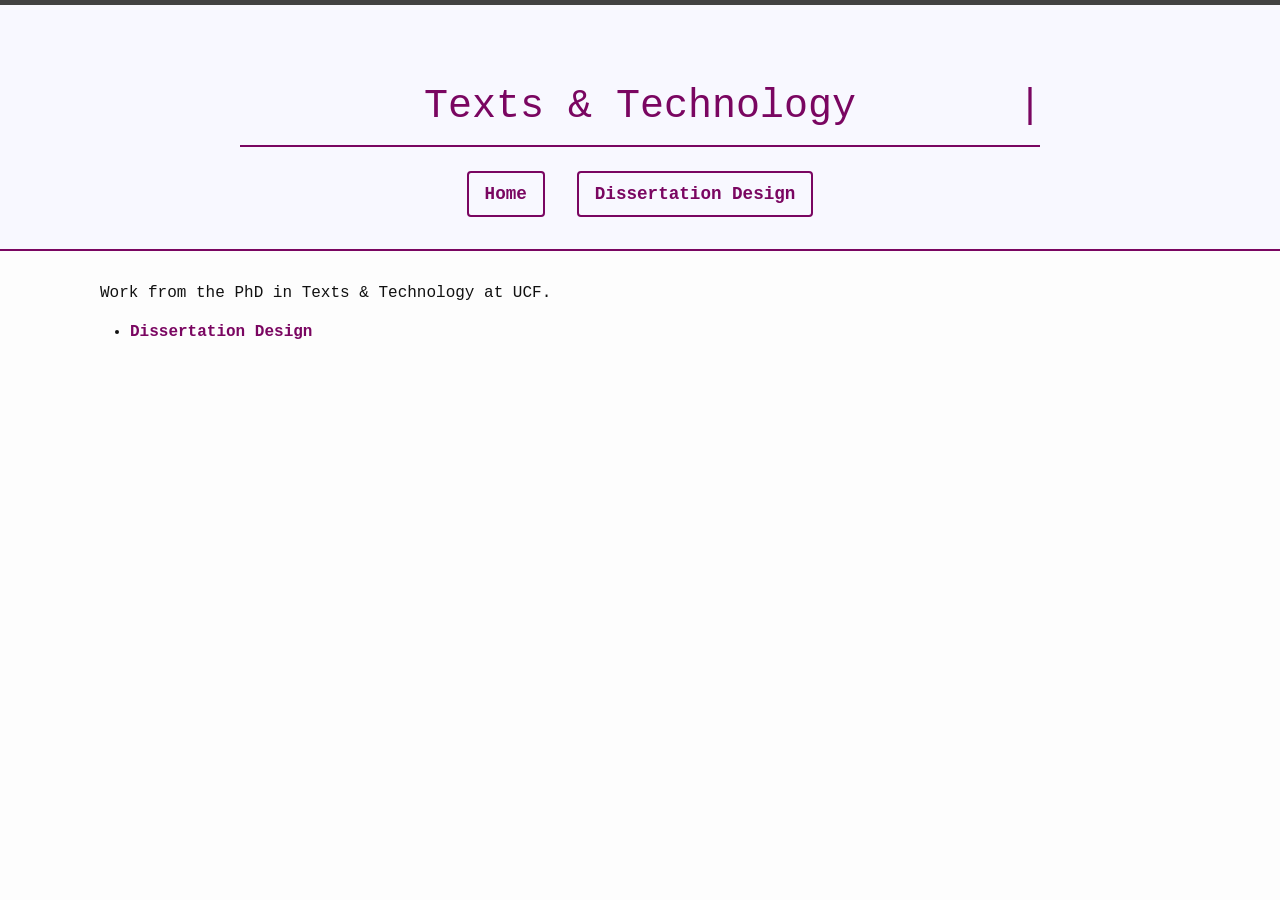
<file: index.html>
<!DOCTYPE html>
<html lang="en">
<head>
  <meta charset="utf-8">
  <meta name="viewport" content="width=device-width, initial-scale=1">
  <title>Texts &amp; Technology - Glenn S. Ritchey III</title>
  <link rel="stylesheet" href="main.css">
</head>
<body>
<header class="site-header">
  <div class="wrapper">
    <h1 class="animated-header thermal-text" id="site-title">Texts &amp; Technology</h1>
    <div class="cv-navigation">
      <ul>
        <li><a href="https://glennritchey.net/" class="animated-link">Home</a></li>
        <li><a href="diss-design/" class="animated-link">Dissertation Design</a></li>
      </ul>
    </div>
  </div>
</header>
<main class="page-content" aria-label="Content">
<div class="wrapper">

<p>Work from the PhD in Texts &amp; Technology at UCF.</p>

<ul>
  <li><a href="diss-design/" class="animated-link">Dissertation Design</a></li>
</ul>

</div>
</main>
</body>
</html>
</file>
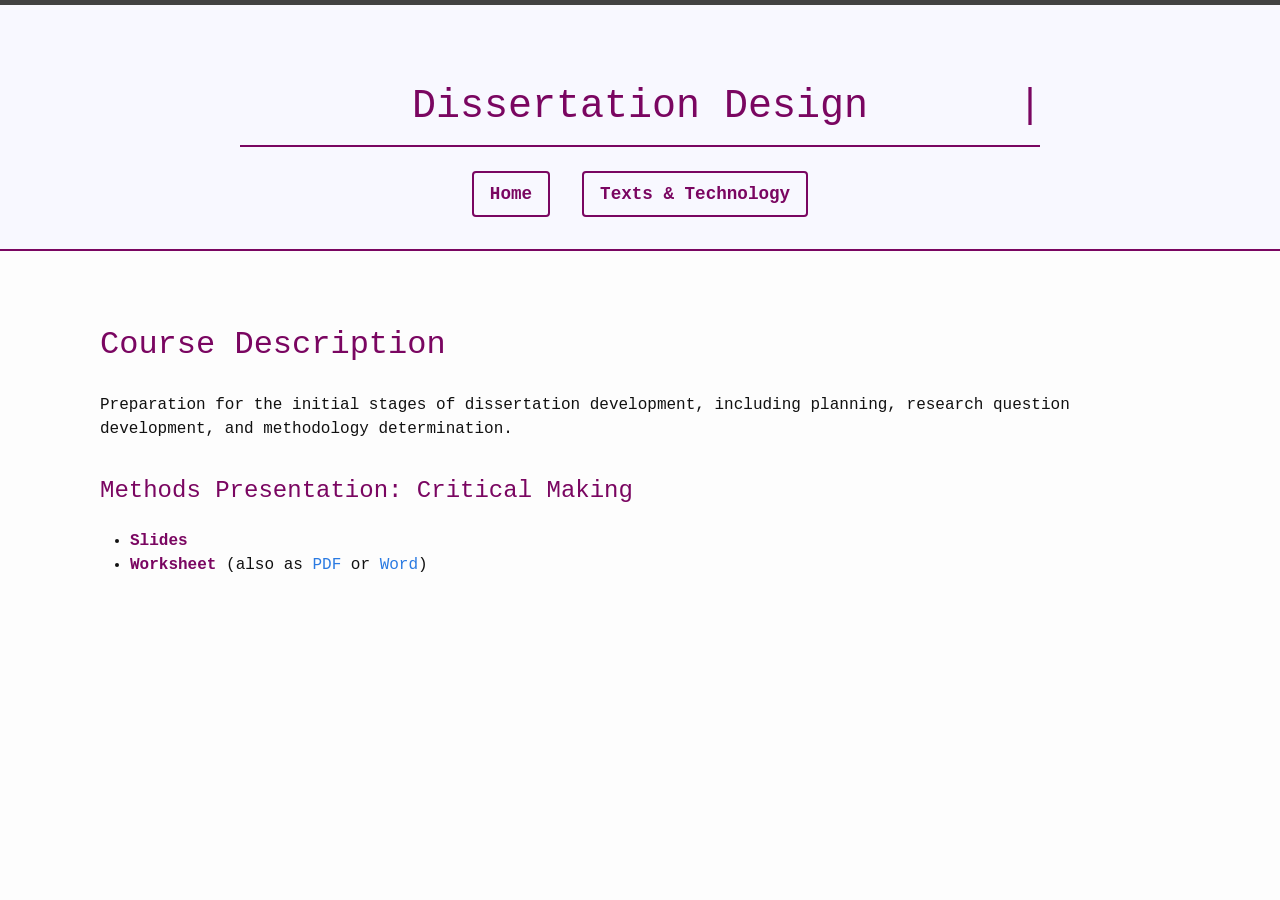
<file: diss-design/index.html>
<!DOCTYPE html>
<html lang="en">
<head>
  <meta charset="utf-8">
  <meta name="viewport" content="width=device-width, initial-scale=1">
  <title>Dissertation Design - Glenn S. Ritchey III</title>
  <link rel="stylesheet" href="../main.css">
</head>
<body>
<header class="site-header">
  <div class="wrapper">
    <h1 class="animated-header thermal-text" id="site-title">Dissertation Design</h1>
    <div class="cv-navigation">
      <ul>
        <li><a href="https://glennritchey.net/" class="animated-link">Home</a></li>
        <li><a href="../" class="animated-link">Texts &amp; Technology</a></li>
      </ul>
    </div>
  </div>
</header>
<main class="page-content" aria-label="Content">
<div class="wrapper">
<h1>Course Description</h1>
<p>Preparation for the initial stages of dissertation development, including planning, research question development, and methodology determination.</p>

<h2>Methods Presentation: Critical Making</h2>
<ul>
  <li><a href="slides/" class="animated-link">Slides</a></li>
  <li><a href="worksheet/" class="animated-link">Worksheet</a> (also as <a href="worksheet/critical-making-worksheet.pdf">PDF</a> or <a href="worksheet/critical-making-worksheet.docx">Word</a>)</li>
</ul>

</div>
</main>
</body>
</html>
</file>
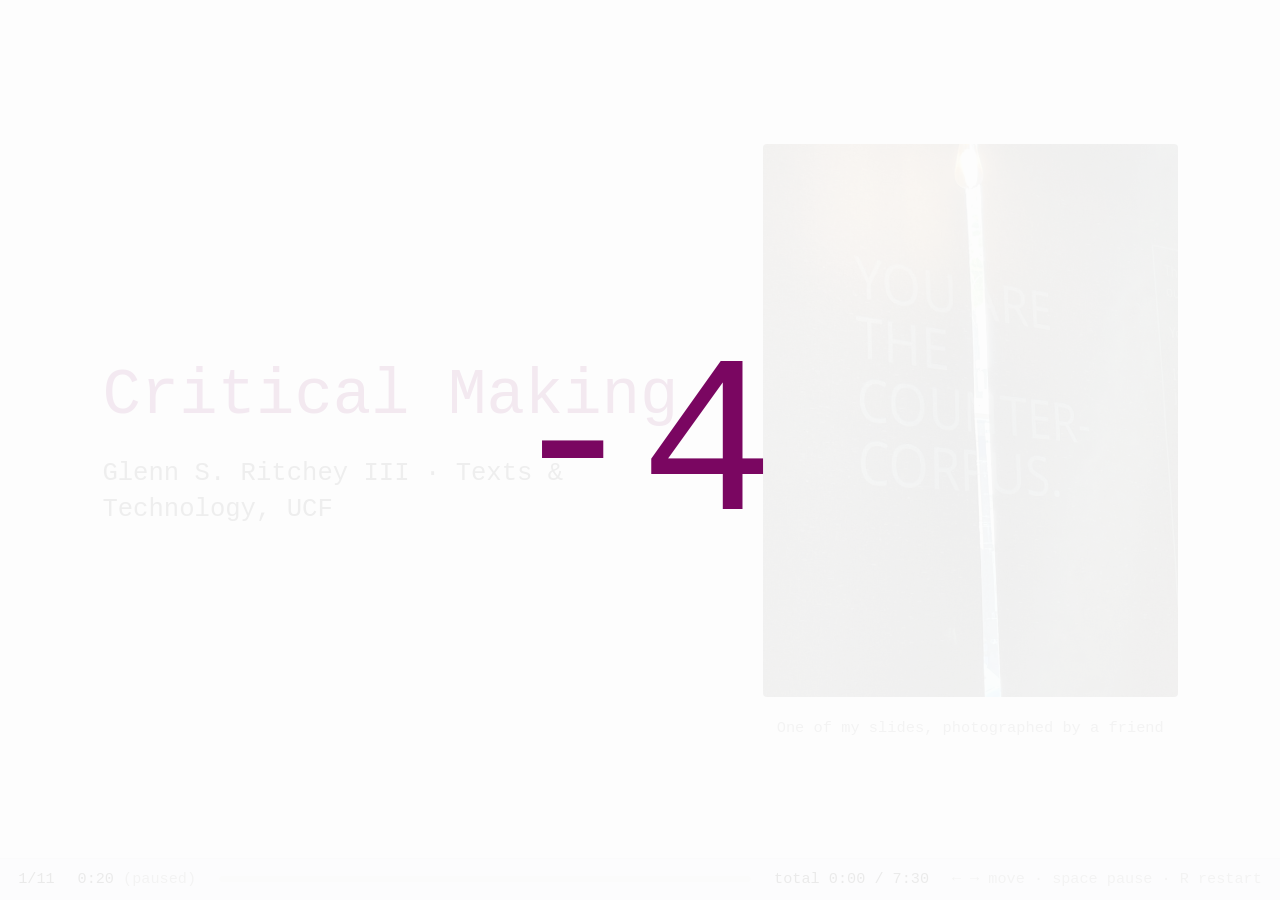
<file: diss-design/slides/index.html>
<!DOCTYPE html>
<html lang="en">
<head>
  <meta charset="utf-8">
  <meta name="viewport" content="width=device-width, initial-scale=1">
  <title>Critical Making - Slides</title>
  <link rel="stylesheet" href="../../main.css">
  <style>
    /* Deck layout on top of main.css tokens */
    html, body { height: 100%; overflow: hidden; }
    body { display: block; background: var(--background-color); }

    /* Accessibility: italics only for container titles (<cite>), never quotes */
    .slide blockquote, .slide q { font-style: normal; }
    .slide em, .slide i { font-style: normal; }
    .slide cite { font-style: italic; }

    .deck { position: relative; height: 100vh; }
    .slide {
      position: absolute; inset: 0;
      display: none;
      flex-direction: column; justify-content: center;
      padding: 6vh 8vw 10vh;
      box-sizing: border-box;
    }
    .slide.active { display: flex; }

    .slide h1 { font-size: clamp(2.2rem, 5vw, 4rem); color: var(--accent-color); line-height: 1.1; }
    .slide h2 { font-size: clamp(1.6rem, 3.4vw, 2.6rem); color: var(--accent-color); margin-bottom: 3vh; }
    .slide p, .slide li { font-size: clamp(1.1rem, 2vw, 1.6rem); line-height: 1.4; }
    .slide ul { margin-left: 1.2em; }
    .slide li { margin-bottom: 1.2vh; }
    .slide blockquote {
      border-left: 4px solid var(--accent-color);
      padding-left: 1em; color: var(--grey-color-dark);
      font-size: clamp(1.1rem, 2vw, 1.5rem);
    }
    .slide .ref { color: var(--grey-color); font-size: 0.8em; }
    .slide .sub { color: var(--grey-color-dark); }

    .prompt {
      font-size: clamp(1.3rem, 2.6vw, 2rem) !important;
      border: 3px solid var(--accent-color); border-radius: 8px;
      padding: 2vh 2vw; margin-bottom: 3vh;
    }

    .grid { display: grid; grid-template-columns: 1fr 1fr; gap: 2.5vh 3vw; }
    .grid > div { border-top: 3px solid var(--accent-color); padding-top: 1vh; }
    .grid h3 { font-size: clamp(1.1rem, 1.9vw, 1.5rem); margin-bottom: 0.5vh; }
    .grid p { font-size: clamp(0.95rem, 1.5vw, 1.2rem); }

    .cols { display: grid; grid-template-columns: 1fr 1fr; gap: 3vw; }
    .cols h3 { color: var(--accent-color); font-size: clamp(1.1rem, 1.9vw, 1.5rem); }
    .cols li { font-size: clamp(1rem, 1.7vw, 1.3rem); }

    .flow { display: flex; gap: 1.5vw; align-items: stretch; }
    .flow > div {
      flex: 1; border: 2px solid var(--grey-color-light);
      padding: 2vh 1.2vw; border-radius: 6px;
    }
    .flow > .arrow { flex: 0; border: 0; align-self: center; font-size: 2rem; color: var(--accent-color); }
    .flow h3 { color: var(--accent-color); font-size: clamp(1.1rem, 1.9vw, 1.5rem); }
    .flow p { font-size: clamp(0.95rem, 1.5vw, 1.2rem); }

    /* Text beside an image */
    .with-fig { display: grid; grid-template-columns: 3fr 2fr; gap: 3vw; align-items: center; }
    .with-fig figure { margin: 0; text-align: center; }
    .with-fig img {
      max-width: 100%; max-height: 68vh; object-fit: contain;
      border-radius: 4px;
    }
    .with-fig figcaption { color: var(--grey-color); font-size: clamp(0.8rem, 1.2vw, 1rem); margin-top: 0.5vh; }
    .with-fig .flow { flex-direction: column; gap: 1vh; }
    .with-fig .flow > div { padding: 1vh 1.2vw; }
    .with-fig .flow h3 { margin-bottom: 0.5vh; }
    .with-fig .flow p { margin-bottom: 0; }
    .with-fig .flow > .arrow { padding: 0; line-height: 1; font-size: 1.2rem; text-align: center; }
    .with-fig blockquote { margin-bottom: 1.5vh; }

    /* Gaps for Glenn to fill or approve; remove the class when settled */
    .query {
      background: #fff3b0; color: #5a4a00;
      font-family: var(--mono-font-family); font-size: 0.75em;
      padding: 0 0.3em; border-radius: 3px;
    }

    /* Grace-period countdown */
    .countdown {
      position: fixed; inset: 0; z-index: 10;
      display: flex; align-items: center; justify-content: center;
      background: rgba(253, 253, 253, 0.92);
      font-family: var(--mono-font-family);
      font-size: clamp(5rem, 18vw, 14rem); color: var(--accent-color);
    }
    .countdown[hidden] { display: none; }

    /* Timer bar */
    .timer {
      position: fixed; left: 0; right: 0; bottom: 0;
      display: flex; align-items: center; gap: 1.5em;
      padding: 0.6em 1.2em;
      font-family: var(--mono-font-family); font-size: 0.95rem;
      background: var(--header-bg); border-top: 1px solid var(--grey-color-light);
    }
    .timer .bar { flex: 1; height: 6px; background: var(--grey-color-light); border-radius: 3px; overflow: hidden; }
    .timer .fill { height: 100%; width: 0; background: var(--accent-color); }
    .timer.over .fill { background: #c0392b; }
    .timer.over .slide-clock { color: #c0392b; font-weight: bold; }
    .timer .hint { color: var(--grey-color); }
    .timer.paused .slide-clock::after { content: " (paused)"; color: var(--grey-color); }

    @media (max-width: 700px) {
      .grid, .flow, .cols, .with-fig { display: block; }
      .with-fig img { max-height: 40vh; }
      .grid > div, .flow > div { margin-bottom: 2vh; }
      .flow > .arrow { display: none; }
    }
  </style>
</head>
<body>
<main class="deck" aria-live="polite">

  <!-- 1 -->
  <section class="slide" data-seconds="20">
    <div class="with-fig">
      <div>
        <h1>Critical Making</h1>
        <p class="sub">Glenn S. Ritchey III · Texts &amp; Technology, UCF</p>
      </div>
      <figure>
        <img src="../assets/counter-corpus.jpg" alt="One of Glenn's presentation slides, projected onto dark window shades, reads “You are the counter-corpus.” A bright strip of daylight runs down the gap between two shades.">
        <figcaption>One of my slides, photographed by a friend</figcaption>
      </figure>
    </div>
  </section>

  <!-- 2: free-write setup and writing time -->
  <section class="slide" data-seconds="150">
    <h2>Free-write: 2 minutes</h2>
    <p>Open the sheet: <strong>glennritchey.net/tandt/diss-design/worksheet/</strong></p>
    <p class="prompt">What are your experiences with critical making? Is there any place in your own work for the convergence of critical thinking and creative making?</p>
    <p class="sub">Your writing stays in your own browser. Keep the sheet open: it comes back at the end.</p>
  </section>

  <!-- 3: preliminary history -->
  <section class="slide" data-seconds="40">
    <h2>A preliminary history: Kamĩrĩĩthũ</h2>
    <div class="with-fig">
      <div>
        <ul>
          <li>At the Kamĩrĩĩthũ community theatre, the play was shaped collectively: villagers contributed their own language, songs, and histories.</li>
          <li>The playwrights' authority was one voice among many.</li>
          <li>The community makes from its own cultural archive instead of having it decoded for it.</li>
          <li>Kamĩrĩĩthũ was suppressed by the state, and Ngũgĩ was detained. It is an example, not a metaphor.</li>
        </ul>
        <p class="ref">Ngũgĩ wa Thiong'o, “The Language of African Theatre,” <cite>Decolonising the Mind</cite> (1988)</p>
      </div>
      <figure>
        <img src="../assets/ngugi.jpeg" alt="Cover of Decolonising the Mind: The Politics of Language in African Literature by Ngũgĩ wa Thiong'o, with a halftone photograph of the author's forehead and eyes.">
      </figure>
    </div>
  </section>

  <!-- 4 -->
  <section class="slide" data-seconds="40">
    <h2>What critical making is</h2>
    <div class="with-fig">
      <div>
        <blockquote>
          “to use material forms of engagement with technologies to supplement and extend critical reflection and, in doing so, to reconnect our lived experiences with technologies to social and conceptual critique”
          <span class="ref">(Ratto 253)</span>
        </blockquote>
        <blockquote>
          “rather than being purposive or fully functional devices, prototype development is used to extend knowledge and skills in relevant technical areas as well as to provide the means for conceptual exploration”
          <span class="ref">(Ratto 253)</span>
        </blockquote>
      </div>
      <figure>
        <img src="../assets/ratto-flwrpwr.png" alt="Diagram titled FLWR .01b: craft materials (a wire hanger, a cardboard tube, paper) form the body, and electronic components (an Arduino board, a 9-volt battery, infrared emitters and detectors, an LED) go inside a white paper cup. Photos at right show a finished flwr.">
        <figcaption>Ratto's flwr (2011)</figcaption>
      </figure>
    </div>
  </section>

  <!-- 5 -->
  <section class="slide" data-seconds="40">
    <h2>Where it's used, and what to watch for</h2>
    <div class="with-fig">
      <ul>
        <li><strong>Fields:</strong> STS and information studies (Ratto); technology and society / engineering pedagogy (Mann); digital humanities (Smithies); DH methodologies and pedagogy (Johnson &amp; Salter)</li>
        <li><strong>Strength:</strong> understanding comes through the making: “joint conceptual and materially productive work” <span class="ref">(Ratto 258)</span></li>
        <li><strong>Where I'm continuing to build:</strong>
          <ul>
            <li>the theory–technology mapping can turn reductive <span class="ref">(Ratto 257)</span></li>
            <li>“not a model for general use”: upkeep, one maker's skills, platform dependence <span class="ref">(Smithies)</span></li>
            <li>the purpose can look opaque to colleagues <span class="ref">(Smithies)</span></li>
            <li>AI handled expediently: one optional prompt, not a full module <span class="ref">(Johnson &amp; Salter)</span></li>
          </ul>
        </li>
        <li><strong>Considerations:</strong> positionality (who counts as an insider), keeping the steps visible, maintenance</li>
      </ul>
      <figure>
        <img src="../assets/cm-zines.jpeg" alt="A hand holds a thick stack of small zines; the top cover, black with white hand-drawn diagrams, reads “Critical Making: Projects.”">
        <figcaption>Garnet Hertz, Critical Making zines, conceptlab.com</figcaption>
      </figure>
    </div>
  </section>

  <!-- 6 -->
  <section class="slide" data-seconds="40">
    <h2>Four studies that made things</h2>
    <div class="grid">
      <div>
        <h3>Ratto (2011): flwr</h3>
        <p>Networked “flwrs” set to a gift economy; when most only listened, the network “died,” and the talk turned to reciprocity.</p>
      </div>
      <div>
        <h3>Mann (2014): maktivism</h3>
        <p>Students hack dumpster computers and ID readers; the “Griefcase” makes a guard who wants to search it give up his own fingerprints.</p>
      </div>
      <div>
        <h3>Smithies (2017): Full Stack DH</h3>
        <p>A personal research environment on a Raspberry Pi: control of the whole stack, yet still dependent on Amazon, and still needing care.</p>
      </div>
      <div>
        <h3>Johnson &amp; Salter (2025): “Generation”</h3>
        <p>Students regenerate their own assignments with ChatGPT and critique the output.</p>
      </div>
    </div>
  </section>

  <!-- 7 -->
  <section class="slide" data-seconds="40">
    <h2>Tensions</h2>
    <ul>
      <li><strong>Authentic maker vs. “poseur”</strong> (Mann) ↔ when does “insider” become a credential check?</li>
      <li><strong>A lone scholar's stack</strong> (Smithies) ↔ community making: DIY or “do it together” (Mann)</li>
      <li><strong>Control vs. dependence:</strong> Smithies still runs on Amazon. “Any facade of purity … is compromised.”</li>
      <li><strong>Platform vs. local:</strong> the book points to ChatGPT as the easy way in</li>
    </ul>
  </section>

  <!-- 8: (un)making as justification for development -->
  <section class="slide" data-seconds="40">
    <h2>The future of critical making: (un)making</h2>
    <div class="cols">
      <div>
        <h3>Johnson &amp; Salter's talk (paraphrased)</h3>
        <ul>
          <li>Agentic tools risk becoming another walled garden, and they can also build alternatives to one</li>
          <li>Nowviskie's resistances in the materials, plus a fourth loss: control over the steps, sold as convenience</li>
          <li>Unmake the agent: reject, supplement, extend, critique</li>
          <li>Maintenance is resistance</li>
          <li>Their example: Leonardo Flores used Claude Code to move twenty years of sites off WordPress into static HTML, “a corporate tool to produce something that doesn't depend on corporate tools to function”</li>
        </ul>
      </div>
      <div>
        <h3>Where distant making meets it</h3>
        <ul>
          <li>Keep the steps: small, inspectable processes first, local models where those fall short</li>
          <li>The further along that gradient, the more I owe an account of what the process did</li>
          <li>Build tools that carry production knowledge to people rather than hiding it behind templates</li>
        </ul>
      </div>
    </div>
    <p class="ref">Johnson and Salter, “Critical (Un)Making and the Agentic Humanities: A Talk in Four Crafts” (2026) · Flores, “A Farewell to Wordpress” (2026)</p>
  </section>

  <!-- 9 -->
  <section class="slide" data-seconds="40">
    <h2>Distant making, from practice</h2>
    <div class="with-fig">
    <div>
    <blockquote>“my distance is a matter of choice” <span class="ref">(Ritchey, “What Ziner is Talking About”)</span></blockquote>
    <div class="flow">
      <div>
        <h3>Ziner</h3>
        <p>Critical making as prototyping (Ratto). A zine tool for FYC and the Ephemera Eternal workshop; its iterations stay visible in the commit history.</p>
      </div>
      <div class="arrow" aria-hidden="true">↓</div>
      <div>
        <h3>Distant making</h3>
        <p>An insider steps back from an archive they know closely and makes something new from the whole, using processes they can see into.</p>
      </div>
      <div class="arrow" aria-hidden="true">↓</div>
      <div>
        <h3>Recoding</h3>
        <p>Workshops: participants make from their own cultural data sets; interviews ask what the making decoded (Hall).</p>
      </div>
    </div>
    </div>
    <figure>
      <img src="../assets/ziner-workshop-blurred.jpg" alt="Glenn, standing in a coffee shop, gestures toward a projected slide titled “Three Things First” while participants, their faces blurred, sit with laptops at a table; a hand-painted “Free Zine” sign leans against a chair in the foreground.">
      <figcaption>Ephemera Eternal Ziner workshop, 16 October 2026</figcaption>
    </figure>
    </div>
  </section>

  <!-- 10: hand-off to discussion (not timed) -->
  <section class="slide" data-seconds="0">
    <h2>Back to your sheet</h2>
    <p>Reread your free-write. Then write your “after.”</p>
    <p class="prompt">With these moves in mind, return to what you wrote. What would you now count as critical making in your own work? Which tension does your work already sit inside, and what would it take to make something whose steps stay visible?</p>
  </section>

  <!-- 11: discussion (not timed); same questions as the worksheet -->
  <section class="slide" data-seconds="0">
    <h2>Discussion</h2>
    <ol style="margin-left: 1.2em;">
      <li>What could you make, instead of write, that would test a claim in your own research? What might the making show that the writing can't?</li>
      <li>Kamĩrĩĩthũ let a community make from its own archive. Who are the insiders to the materials you study, and what would change if they did the making instead of you?</li>
      <li>Flores used a corporate tool to build something that doesn't depend on corporate tools. Where is your line between using a platform and depending on it, and what do you owe your readers about a process you can't fully see into?</li>
    </ol>
  </section>

</main>

<div class="countdown" id="countdown" role="timer" aria-live="assertive">-5</div>

<div class="timer paused" id="timer">
  <span><span id="slide-num">1</span>/<span id="slide-total"></span></span>
  <span class="slide-clock" id="slide-clock">0:20</span>
  <div class="bar"><div class="fill" id="fill"></div></div>
  <span>total <span id="total-clock">0:00</span> / <span id="total-plan"></span></span>
  <span class="hint">← → move · space pause · R restart</span>
</div>

<script>
(function () {
  const slides = [...document.querySelectorAll('.slide')];
  const $ = id => document.getElementById(id);
  const timer = $('timer'), cd = $('countdown');
  const GRACE = 5;
  let i = 0, running = false, slideElapsed = 0, totalElapsed = 0, last = null, grace = null;

  const fmt = s => { const neg = s < 0; s = Math.abs(Math.round(s));
    return (neg ? '-' : '') + Math.floor(s / 60) + ':' + String(s % 60).padStart(2, '0'); };
  const plan = n => Number(slides[n].dataset.seconds) || 0;

  $('slide-total').textContent = slides.length;
  $('total-plan').textContent = fmt(slides.reduce((a, _, n) => a + plan(n), 0));

  function render() {
    slides.forEach((s, n) => s.classList.toggle('active', n === i));
    $('slide-num').textContent = i + 1;
    const p = plan(i), left = p - slideElapsed;
    $('slide-clock').textContent = p ? fmt(left) : 'discussion';
    $('fill').style.width = p ? Math.min(100, slideElapsed / p * 100) + '%' : '0';
    timer.classList.toggle('over', p > 0 && left < 0);
    timer.classList.toggle('paused', !running);
    $('total-clock').textContent = fmt(totalElapsed);
  }

  // Grace period: -5 … -1, GO, then the clock runs. Starts on load/refresh.
  function startGrace() {
    running = false; slideElapsed = 0; totalElapsed = 0; i = 0; last = null;
    clearInterval(grace);
    let n = GRACE;
    cd.hidden = false; cd.textContent = '-' + n;
    render();
    grace = setInterval(() => {
      n -= 1;
      if (n > 0) { cd.textContent = '-' + n; }
      else if (n === 0) { cd.textContent = 'GO'; running = true; last = null; render(); }
      else { cd.hidden = true; clearInterval(grace); }
    }, 1000);
  }

  function tick(t) {
    if (running) {
      if (last !== null) { const d = (t - last) / 1000; slideElapsed += d; totalElapsed += d; }
      last = t; render();
    }
    requestAnimationFrame(tick);
  }

  function go(n) {
    if (n < 0 || n >= slides.length) return;
    i = n; slideElapsed = 0; render();
  }

  document.addEventListener('keydown', e => {
    if (['ArrowRight', 'PageDown'].includes(e.key)) go(i + 1);
    else if (['ArrowLeft', 'PageUp'].includes(e.key)) go(i - 1);
    else if (e.key === ' ') { e.preventDefault(); if (cd.hidden) { running = !running; last = null; render(); } }
    else if (e.key.toLowerCase() === 'r') startGrace();
  });
  document.querySelector('.deck').addEventListener('click', () => go(i + 1));

  startGrace();
  requestAnimationFrame(tick);
})();
</script>
</body>
</html>
</file>
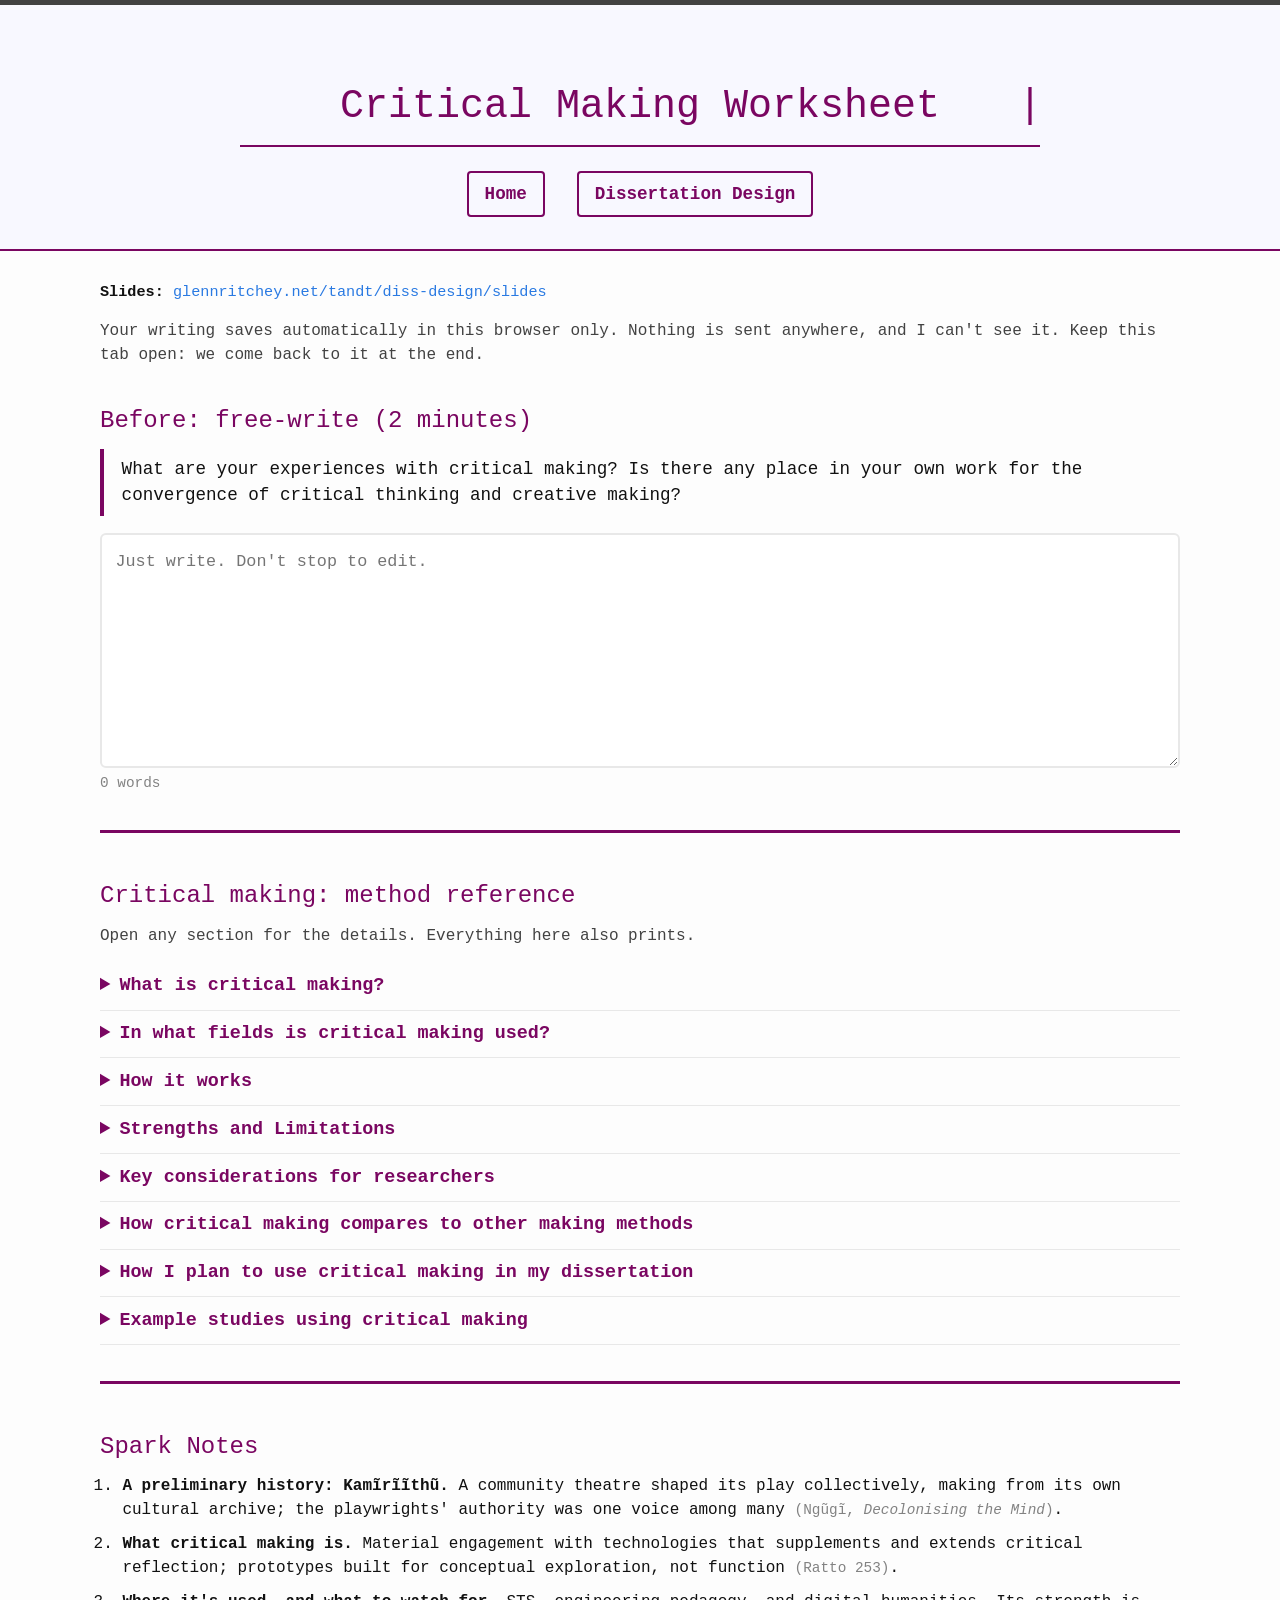
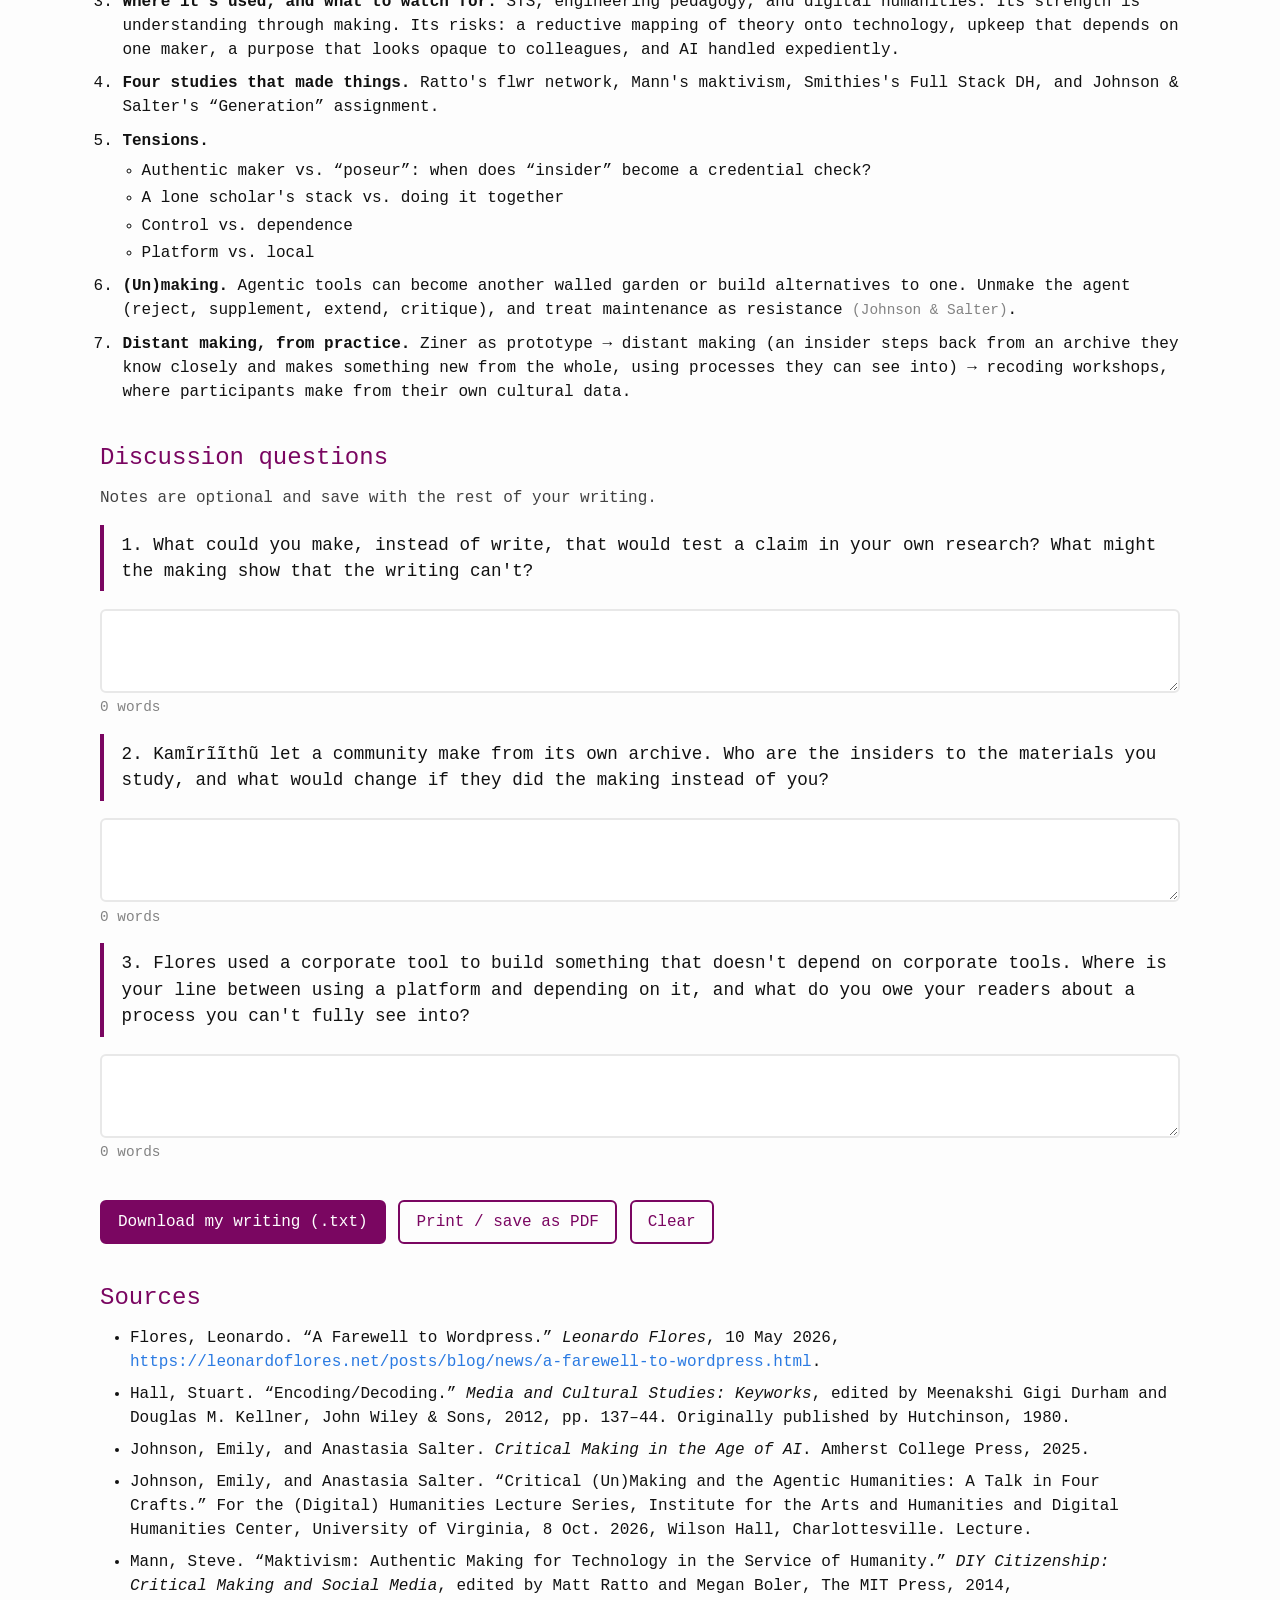
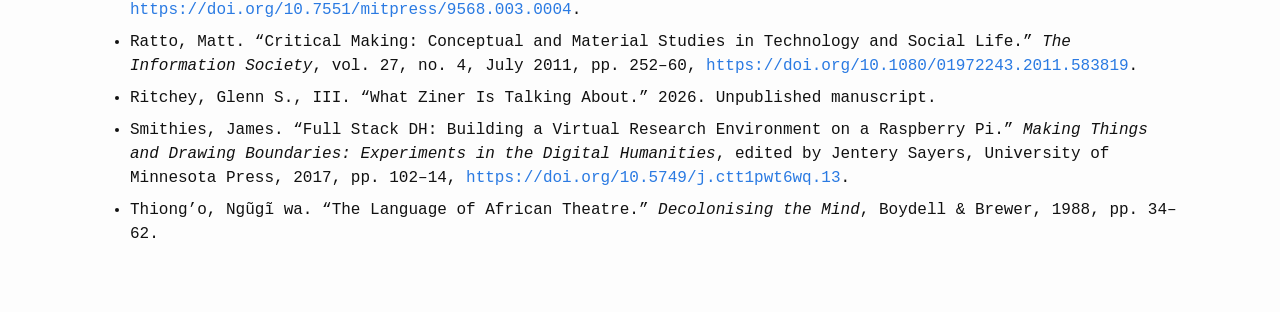
<file: diss-design/worksheet/index.html>
<!DOCTYPE html>
<html lang="en">
<head>
  <meta charset="utf-8">
  <meta name="viewport" content="width=device-width, initial-scale=1">
  <title>Methods Worksheet - Glenn S. Ritchey III</title>
  <link rel="stylesheet" href="../../main.css">
  <style>
    .ws-note { color: var(--grey-color-dark); }
    .ws-links { font-family: var(--mono-font-family); font-size: 0.95rem; }
    .ws-section { margin: calc(var(--spacing-unit) * 1.2) 0; }
    .ws-section h2 { color: var(--accent-color); margin-bottom: 0.4em; }
    .ws-prompt {
      border-left: 4px solid var(--accent-color);
      padding: 0.4em 0 0.4em 1em; margin: 0 0 1em;
      font-size: 1.1rem;
    }
    .ws-section textarea {
      display: block; width: 100%; box-sizing: border-box;
      min-height: 14em; padding: 0.8em;
      font: inherit; font-size: 1.05rem; line-height: 1.5;
      color: var(--text-color); background: #fff;
      border: 2px solid var(--grey-color-light); border-radius: 6px;
      resize: vertical;
    }
    .ws-section textarea.short { min-height: 5em; }
    .ws-section textarea:focus { outline: none; border-color: var(--accent-color); }
    .ws-meta { color: var(--grey-color); font-size: 0.9rem; margin-top: 0.3em; }

    .ws-actions { display: flex; flex-wrap: wrap; gap: 0.8em; align-items: center; margin-top: var(--spacing-unit); }
    .ws-actions button {
      font: inherit; font-size: 1rem; cursor: pointer;
      padding: 0.5em 1em; border-radius: 6px;
      border: 2px solid var(--accent-color);
      background: var(--accent-color); color: #fff;
    }
    .ws-actions button:hover { background: var(--accent-color-dark); }
    .ws-actions button.secondary { background: transparent; color: var(--accent-color); }
    .ws-actions button.secondary:hover { background: var(--header-bg); }
    #ws-status { color: var(--grey-color); font-size: 0.9rem; }

    .ws-outline { border-top: 3px solid var(--accent-color); padding-top: 0.8em; }
    .ws-outline ol { margin-left: 1.4em; }
    .ws-outline li { margin-bottom: 0.6em; line-height: 1.5; }
    .ws-outline ul { margin: 0.4em 0 0 1.2em; }
    .ws-outline ul li { margin-bottom: 0.2em; }

    /* Method reference: collapsed in the room, open for reading and print */
    .ws-ref { border-top: 3px solid var(--accent-color); padding-top: 0.8em; }
    .ws-ref details { border-bottom: 1px solid var(--grey-color-light); padding: 0.6em 0; }
    .ws-ref summary {
      cursor: pointer; font-weight: bold; font-size: 1.15rem; color: var(--accent-color);
    }
    .ws-ref details > *:not(summary) { margin-top: 0.7em; }
    .ws-ref ol, .ws-ref ul { margin-left: 1.4em; }
    .ws-ref li { margin-bottom: 0.4em; line-height: 1.5; }
    .ws-rq { border-left: 4px solid var(--accent-color); padding-left: 1em; }

    .ws-table-wrap { overflow-x: auto; }
    .ws-table-wrap table { width: 100%; border-collapse: collapse; font-size: 0.95rem; }
    .ws-table-wrap th, .ws-table-wrap td {
      text-align: left; vertical-align: top;
      padding: 0.5em 0.6em; border-bottom: 1px solid var(--grey-color-light);
    }
    .ws-table-wrap th { background: var(--header-bg); }
    .ws-table-wrap ul { margin: 0 0 0 1.1em; }

    .ws-study { margin-bottom: 1em; }
    .ws-study p { margin-bottom: 0.3em; }

    .ref { color: var(--grey-color); font-size: 0.9em; }
    cite { font-style: italic; }
    .ws-sources li { margin-bottom: 0.5em; }

    /* Gaps for Glenn to fill; remove the class when settled */
    .query {
      background: #fff3b0; color: #5a4a00;
      font-family: var(--mono-font-family); font-size: 0.85em;
      padding: 0 0.3em; border-radius: 3px;
    }

    @media print {
      .site-header .cv-navigation, .ws-actions, .ws-meta { display: none; }
      .ws-section textarea { min-height: 6em; border-color: #999; }
      .ws-ref summary { list-style: none; }
      .thermal-text { animation: none; width: auto; opacity: 1; }
      .thermal-text::after { content: none; }
      .ws-prompt, .ws-ref summary, .ws-section h2 { break-after: avoid; }
      .ws-study, .ws-table-wrap tr, .ws-sources li, .ws-outline li { break-inside: avoid; }
    }
  </style>
</head>
<body>
<header class="site-header">
  <div class="wrapper">
    <h1 class="animated-header thermal-text" id="site-title">Critical Making Worksheet</h1>
    <div class="cv-navigation">
      <ul>
        <li><a href="https://glennritchey.net/" class="animated-link">Home</a></li>
        <li><a href="../" class="animated-link">Dissertation Design</a></li>
      </ul>
    </div>
  </div>
</header>
<main class="page-content" aria-label="Content">
<div class="wrapper">

<p class="ws-links"><strong>Slides:</strong> <a href="https://glennritchey.net/tandt/diss-design/slides/">glennritchey.net/tandt/diss-design/slides</a><br>

<p class="ws-note">Your writing saves automatically in this browser only. Nothing is sent anywhere, and I can't see it. Keep this tab open: we come back to it at the end.</p>

<!-- ============ BEFORE ============ -->
<section class="ws-section" aria-labelledby="before-h">
  <h2 id="before-h">Before: free-write (2 minutes)</h2>
  <p class="ws-prompt" id="before-prompt">What are your experiences with critical making? Is there any place in your own work for the convergence of critical thinking and creative making?</p>
  <textarea id="before" aria-labelledby="before-h before-prompt" placeholder="Just write. Don't stop to edit."></textarea>
  <p class="ws-meta" id="before-count">0 words</p>
</section>

<!-- ============ METHOD REFERENCE ============ -->
<section class="ws-section ws-ref" aria-labelledby="ref-h">
  <h2 id="ref-h">Critical making: method reference</h2>
  <p class="ws-note">Open any section for the details. Everything here also prints.</p>

  <details>
    <summary>What is critical making?</summary>
    <p>Critical making is a research method that uses material, hands-on work with technologies to extend critical reflection. Matt Ratto defines it as the effort “to use material forms of engagement with technologies to supplement and extend critical reflection and, in doing so, to reconnect our lived experiences with technologies to social and conceptual critique” <span class="ref">(Ratto 253)</span>.</p>
    <p>The things made are not meant to be finished products. Prototypes are “used to extend knowledge and skills in relevant technical areas as well as to provide the means for conceptual exploration” <span class="ref">(Ratto 253)</span>. The knowledge comes through the making.</p>
  </details>

  <details>
    <summary>In what fields is critical making used?</summary>
    <ul>
      <li>Science and technology studies and information studies (Ratto)</li>
      <li>Technology and society; engineering pedagogy (Mann)</li>
      <li>Digital humanities (Smithies)</li>
      <li>DH methodologies and pedagogy (Johnson &amp; Salter)</li>
    </ul>
  </details>

  <details>
    <summary>How it works</summary>
    <ol>
      <li><strong>Gather the concepts.</strong> Review the relevant literature and name the concepts and questions the making will work through.</li>
      <li><strong>Build prototypes together.</strong> Design and build technical prototypes collaboratively. Function matters less than what the building teaches.</li>
      <li><strong>Reconfigure and reflect.</strong> Rework the prototypes, discuss what they show, and carry that back to the concepts.</li>
    </ol>
    <p class="ref">Paraphrased from Ratto (2011)</p>
  </details>

  <details>
    <summary>Strengths and Limitations</summary>
    <div class="ws-table-wrap">
      <table>
        <thead><tr><th scope="col">Strengths</th><th scope="col">Limitations</th></tr></thead>
        <tbody><tr>
          <td><ul>
            <li>Understanding comes through “joint conceptual and materially productive work” <span class="ref">(Ratto 258)</span></li>
            <li>Connects lived experience with technology to critique</li>
            <li>Makes abstract claims about technology concrete and testable</li>
            <li>Produces a shared object a group can discuss</li>
          </ul></td>
          <td><ul>
            <li>The mapping of theory onto technology can turn reductive <span class="ref">(Ratto 257)</span></li>
            <li>“Not a model for general use”: upkeep, one maker's skills, platform dependence <span class="ref">(Smithies)</span></li>
            <li>The purpose can look opaque to colleagues <span class="ref">(Smithies)</span></li>
            <li>AI is often handled expediently: one optional prompt, not a full module <span class="ref">(Johnson &amp; Salter)</span></li>
          </ul></td>
        </tr></tbody>
      </table>
    </div>
  </details>

  <details>
    <summary>Key considerations for researchers</summary>
    <ul>
      <li><strong>Positionality:</strong> who counts as an insider, and when does “insider” become a credential check? <span class="ref">(Mann)</span></li>
      <li><strong>Shared authority:</strong> at Kamĩrĩĩthũ, the community made from its own archive and the playwrights' voice was one among many <span class="ref">(Ngũgĩ)</span>.</li>
      <li><strong>Visible steps:</strong> document the process. The less of a process you can see into, the more you owe an account of what it did.</li>
      <li><strong>Maintenance:</strong> plan for who keeps the thing running after the study ends.</li>
      <li><strong>Platform dependence:</strong> even a self-hosted stack can still run on Amazon <span class="ref">(Smithies)</span>.</li>
    </ul>
  </details>

  <details>
    <summary>How critical making compares to other making methods</summary>
    <div class="ws-table-wrap">
      <table>
        <thead><tr><th scope="col">Method</th><th scope="col">Central question</th><th scope="col">How it differs from critical making</th></tr></thead>
        <tbody>
          <tr><td>Research through design</td><td>What can designing this artifact teach us?</td><td>Aims at design knowledge and better artifacts; critique of technology is not required</td></tr>
          <tr><td>Speculative design</td><td>What futures could this object provoke us to imagine?</td><td>Objects provoke an audience, often as exhibits; making is less a site of the maker's own learning</td></tr>
          <tr><td>Participatory design</td><td>How can the people affected shape the system?</td><td>Centers stakeholder decision-making in a system's design; reflection is a means rather than the end</td></tr>
          <tr><td>Maker / DIY culture</td><td>Can I build or fix this myself?</td><td>Making as skill, hobby, or self-reliance; critique is optional (Mann's “do it together” pushes it toward critique)</td></tr>
        </tbody>
      </table>
    </div>
  </details>

  <details>
    <summary>How I plan to use critical making in my dissertation</summary>
    <p class="ws-rq"><strong>Research question:</strong> How can critical making, practiced as distant making, build digital literacy by teaching tactile literacy through digital tools, and digital literacy through tactile making, when people work with large data sets?</p>
    <p>I am integrating my critical making practice into digital literacy by developing <strong>distant making</strong>: an insider steps back from an archive they know closely and makes something new from the whole, using processes they can see into. “My distance is a matter of choice” <span class="ref">(Ritchey, “What Ziner is Talking About”)</span>.</p>
    <ul>
      <li><strong>Ziner</strong> is the prototype: a zine tool for first-year composition and the Ephemera Eternal workshop, whose iterations stay visible in its commit history.</li>
      <li><strong>Recoding workshops</strong> move between the folded page and the tools that generate it. Participants make from their own cultural data sets, and follow-up interviews ask what the making decoded <span class="ref">(Hall)</span>.</li>
    </ul>
  </details>

  <details>
    <summary>Example studies using critical making</summary>
    <div class="ws-study">
      <p><strong>Ratto (2011): flwr.</strong></p>
      <p class="ref">Ratto, Matt. “Critical Making: Conceptual and Material Studies in Technology and Social Life.” <cite>The Information Society</cite>, vol. 27, no. 4, July 2011, pp. 252–60, <a href="https://doi.org/10.1080/01972243.2011.583819">https://doi.org/10.1080/01972243.2011.583819</a>.</p>
      <p>Participants built networked “flwrs” set to a gift economy. When most of them only listened, the network “died,” and the discussion turned to reciprocity.</p>
    </div>
    <div class="ws-study">
      <p><strong>Mann (2014): maktivism.</strong></p>
      <p class="ref">Mann, Steve. “Maktivism: Authentic Making for Technology in the Service of Humanity.” <cite>DIY Citizenship: Critical Making and Social Media</cite>, edited by Matt Ratto and Megan Boler, The MIT Press, 2014, <a href="https://doi.org/10.7551/mitpress/9568.003.0004">https://doi.org/10.7551/mitpress/9568.003.0004</a>.</p>
      <p>Students hack dumpster computers and ID readers. The “Griefcase” makes a guard who wants to search it give up his own fingerprints.</p>
    </div>
    <div class="ws-study">
      <p><strong>Smithies (2017): Full Stack DH.</strong></p>
      <p class="ref">Smithies, James. “Full Stack DH: Building a Virtual Research Environment on a Raspberry Pi.” <cite>Making Things and Drawing Boundaries: Experiments in the Digital Humanities</cite>, edited by Jentery Sayers, University of Minnesota Press, 2017, pp. 102–14, <a href="https://doi.org/10.5749/j.ctt1pwt6wq.13">https://doi.org/10.5749/j.ctt1pwt6wq.13</a>.</p>
      <p>A personal research environment on a Raspberry Pi: control of the whole stack, yet still dependent on Amazon, and still needing care.</p>
    </div>
    <div class="ws-study">
      <p><strong>Johnson &amp; Salter (2025): “Generation.”</strong></p>
      <p class="ref">Johnson, Emily, and Anastasia Salter. <cite>Critical Making in the Age of AI</cite>. Amherst College Press, 2025.</p>
      <p>Students regenerate their own assignments with ChatGPT and critique the output.</p>
    </div>
  </details>
</section>

<!-- ============ SPARK NOTES ============ -->
<section class="ws-section ws-outline" aria-labelledby="outline-h">
  <h2 id="outline-h">Spark Notes</h2>
  <ol>
    <li><strong>A preliminary history: Kamĩrĩĩthũ.</strong> A community theatre shaped its play collectively, making from its own cultural archive; the playwrights' authority was one voice among many <span class="ref">(Ngũgĩ, <cite>Decolonising the Mind</cite>)</span>.</li>
    <li><strong>What critical making is.</strong> Material engagement with technologies that supplements and extends critical reflection; prototypes built for conceptual exploration, not function <span class="ref">(Ratto 253)</span>.</li>
    <li><strong>Where it's used, and what to watch for.</strong> STS, engineering pedagogy, and digital humanities. Its strength is understanding through making. Its risks: a reductive mapping of theory onto technology, upkeep that depends on one maker, a purpose that looks opaque to colleagues, and AI handled expediently.</li>
    <li><strong>Four studies that made things.</strong> Ratto's flwr network, Mann's maktivism, Smithies's Full Stack DH, and Johnson &amp; Salter's “Generation” assignment.</li>
    <li><strong>Tensions.</strong>
      <ul>
        <li>Authentic maker vs. “poseur”: when does “insider” become a credential check?</li>
        <li>A lone scholar's stack vs. doing it together</li>
        <li>Control vs. dependence</li>
        <li>Platform vs. local</li>
      </ul>
    </li>
    <li><strong>(Un)making.</strong> Agentic tools can become another walled garden or build alternatives to one. Unmake the agent (reject, supplement, extend, critique), and treat maintenance as resistance <span class="ref">(Johnson &amp; Salter)</span>.</li>
    <li><strong>Distant making, from practice.</strong> Ziner as prototype → distant making (an insider steps back from an archive they know closely and makes something new from the whole, using processes they can see into) → recoding workshops, where participants make from their own cultural data.</li>
  </ol>
</section>

<!-- ============ DISCUSSION ============ -->
<section class="ws-section" aria-labelledby="disc-h">
  <h2 id="disc-h">Discussion questions</h2>
  <p class="ws-note">Notes are optional and save with the rest of your writing.</p>

  <p class="ws-prompt" id="q1-prompt">1. What could you make, instead of write, that would test a claim in your own research? What might the making show that the writing can't?</p>
  <textarea class="short" id="q1" aria-labelledby="q1-prompt"></textarea>
  <p class="ws-meta" id="q1-count">0 words</p>

  <p class="ws-prompt" id="q2-prompt">2. Kamĩrĩĩthũ let a community make from its own archive. Who are the insiders to the materials you study, and what would change if they did the making instead of you?</p>
  <textarea class="short" id="q2" aria-labelledby="q2-prompt"></textarea>
  <p class="ws-meta" id="q2-count">0 words</p>

  <p class="ws-prompt" id="q3-prompt">3. Flores used a corporate tool to build something that doesn't depend on corporate tools. Where is your line between using a platform and depending on it, and what do you owe your readers about a process you can't fully see into?</p>
  <textarea class="short" id="q3" aria-labelledby="q3-prompt"></textarea>
  <p class="ws-meta" id="q3-count">0 words</p>
</section>

<div class="ws-actions">
  <button type="button" id="download">Download my writing (.txt)</button>
  <button type="button" class="secondary" id="print">Print / save as PDF</button>
  <button type="button" class="secondary" id="clear">Clear</button>
  <span id="ws-status" role="status" aria-live="polite"></span>
</div>

<!-- ============ SOURCES ============ -->
<section class="ws-section ws-sources" aria-labelledby="src-h">
  <h2 id="src-h">Sources</h2>
  <ul>
    <li>Flores, Leonardo. “A Farewell to Wordpress.” <cite>Leonardo Flores</cite>, 10 May 2026, <a href="https://leonardoflores.net/posts/blog/news/a-farewell-to-wordpress.html">https://leonardoflores.net/posts/blog/news/a-farewell-to-wordpress.html</a>.</li>
    <li>Hall, Stuart. “Encoding/Decoding.” <cite>Media and Cultural Studies: Keyworks</cite>, edited by Meenakshi Gigi Durham and Douglas M. Kellner, John Wiley &amp; Sons, 2012, pp. 137–44. Originally published by Hutchinson, 1980.</li>
    <li>Johnson, Emily, and Anastasia Salter. <cite>Critical Making in the Age of AI</cite>. Amherst College Press, 2025.</li>
    <li>Johnson, Emily, and Anastasia Salter. “Critical (Un)Making and the Agentic Humanities: A Talk in Four Crafts.” For the (Digital) Humanities Lecture Series, Institute for the Arts and Humanities and Digital Humanities Center, University of Virginia, 8 Oct. 2026, Wilson Hall, Charlottesville. Lecture.</li>
    <li>Mann, Steve. “Maktivism: Authentic Making for Technology in the Service of Humanity.” <cite>DIY Citizenship: Critical Making and Social Media</cite>, edited by Matt Ratto and Megan Boler, The MIT Press, 2014, <a href="https://doi.org/10.7551/mitpress/9568.003.0004">https://doi.org/10.7551/mitpress/9568.003.0004</a>.</li>
    <li>Ratto, Matt. “Critical Making: Conceptual and Material Studies in Technology and Social Life.” <cite>The Information Society</cite>, vol. 27, no. 4, July 2011, pp. 252–60, <a href="https://doi.org/10.1080/01972243.2011.583819">https://doi.org/10.1080/01972243.2011.583819</a>.</li>
    <li>Ritchey, Glenn S., III. “What Ziner Is Talking About.” 2026. Unpublished manuscript.</li>
    <li>Smithies, James. “Full Stack DH: Building a Virtual Research Environment on a Raspberry Pi.” <cite>Making Things and Drawing Boundaries: Experiments in the Digital Humanities</cite>, edited by Jentery Sayers, University of Minnesota Press, 2017, pp. 102–14, <a href="https://doi.org/10.5749/j.ctt1pwt6wq.13">https://doi.org/10.5749/j.ctt1pwt6wq.13</a>.</li>
    <li>Thiong’o, Ngũgĩ wa. “The Language of African Theatre.” <cite>Decolonising the Mind</cite>, Boydell &amp; Brewer, 1988, pp. 34–62.</li>
  </ul>
</section>

</div>
</main>

<script>
(function () {
  const KEY = 'tandt-cm-worksheet-v1';
  const ids = ['before', 'after', 'q1', 'q2', 'q3'];
  const fields = ids.map(id => document.getElementById(id));
  const byId = id => document.getElementById(id);
  const status = byId('ws-status');
  let storageOk = true, saveTimer = null;

  const words = s => (s.trim().match(/\S+/g) || []).length;
  const count = f => {
    const n = words(f.value);
    byId(f.id + '-count').textContent = n + (n === 1 ? ' word' : ' words');
  };
  const noSave = () => { storageOk = false;
    status.textContent = 'This browser is not saving. Use Download before closing the tab.'; };

  function load() {
    try {
      const data = JSON.parse(localStorage.getItem(KEY) || '{}');
      fields.forEach(f => { if (typeof data[f.id] === 'string') f.value = data[f.id]; });
    } catch (e) { noSave(); }
    fields.forEach(count);
  }

  function save() {
    if (!storageOk) return;
    try {
      const data = {};
      fields.forEach(f => { data[f.id] = f.value; });
      localStorage.setItem(KEY, JSON.stringify(data));
      status.textContent = 'Saved in this browser';
    } catch (e) { noSave(); }
  }

  fields.forEach(f => f.addEventListener('input', () => {
    count(f);
    clearTimeout(saveTimer);
    saveTimer = setTimeout(save, 400);
  }));
  window.addEventListener('beforeunload', save);

  // Open every reference section for printing, then restore
  let wasOpen = [];
  window.addEventListener('beforeprint', () => {
    const ds = [...document.querySelectorAll('.ws-ref details')];
    wasOpen = ds.map(d => d.open);
    ds.forEach(d => { d.open = true; });
  });
  window.addEventListener('afterprint', () => {
    document.querySelectorAll('.ws-ref details').forEach((d, n) => { d.open = !!wasOpen[n]; });
  });
  byId('print').addEventListener('click', () => window.print());

  byId('download').addEventListener('click', () => {
    const prompt = id => byId(id).textContent.trim();
    const block = (label, promptId, f) => [label, prompt(promptId), '', f.value.trim(), ''];
    const text = [
      'Critical Making Worksheet', '',
      ...block('BEFORE', 'before-prompt', fields[0]),
      ...block('AFTER', 'after-prompt', fields[1]),
      'DISCUSSION', '',
      ...block('', 'q1-prompt', fields[2]),
      ...block('', 'q2-prompt', fields[3]),
      ...block('', 'q3-prompt', fields[4])
    ].join('\n');
    const a = document.createElement('a');
    a.href = URL.createObjectURL(new Blob([text], { type: 'text/plain;charset=utf-8' }));
    a.download = 'critical-making-worksheet.txt';
    document.body.appendChild(a); a.click(); a.remove();
    setTimeout(() => URL.revokeObjectURL(a.href), 1000);
  });

  byId('clear').addEventListener('click', () => {
    if (!confirm('Erase all your responses from this browser? This cannot be undone.')) return;
    fields.forEach(f => { f.value = ''; count(f); });
    try { localStorage.removeItem(KEY); } catch (e) {}
    status.textContent = 'Cleared';
  });

  load();
})();
</script>
</body>
</html>
</file>
<file: main.css>
/*
 * Standalone stylesheet for glennritchey.net, ported off the Jekyll
 * "minima" theme for a plain static host (no Sass/Liquid build step).
 * Covers the same markup as _layouts/default.html + _includes/footer.html.
 */

:root {
  --text-color: #111;
  --background-color: #fdfdfd;
  --brand-color: #2a7ae2;
  --brand-color-visited: rgb(22.9483471074, 86.2541322314, 168.5516528926);
  --grey-color: #828282;
  --grey-color-light: #e8e8e8;
  --grey-color-dark: #424242;
  --accent-color: rgb(122, 6, 97);
  --accent-color-dark: rgb(98, 5, 78);
  --header-bg: rgb(248, 248, 255);
  --spacing-unit: 30px;
  --content-width: 800px;
  --base-font-family: -apple-system, BlinkMacSystemFont, "Segoe UI", Roboto, Helvetica, Arial, sans-serif, "Apple Color Emoji", "Segoe UI Emoji", "Segoe UI Symbol";
  --mono-font-family: 'Liberation Mono', 'Courier New', Consolas, Monaco, 'Andale Mono', 'Ubuntu Mono', monospace;
}

/**
 * Reset some basic elements
 */
body, h1, h2, h3, h4, h5, h6,
p, blockquote, pre, hr,
dl, dd, ol, ul, figure {
  margin: 0;
  padding: 0;
}

/**
 * Basic styling
 */
body {
  font: 400 16px/1.5 var(--base-font-family);
  color: var(--text-color);
  background-color: var(--background-color);
  -webkit-text-size-adjust: 100%;
  -webkit-font-feature-settings: "kern" 1;
  -moz-font-feature-settings: "kern" 1;
  -o-font-feature-settings: "kern" 1;
  font-feature-settings: "kern" 1;
  font-kerning: normal;
  display: flex;
  min-height: 100vh;
  flex-direction: column;
}

/**
 * Set `margin-bottom` to maintain vertical rhythm
 */
h1, h2, h3, h4, h5, h6,
p, blockquote, pre,
ul, ol, dl, figure,
.highlight {
  margin-bottom: 15px;
}

/**
 * `main` element
 */
main {
  display: block;
}

/**
 * Images
 */
img {
  max-width: 100%;
  vertical-align: middle;
}

/**
 * Figures
 */
figure > img {
  display: block;
}

figcaption {
  font-size: 14px;
}

/**
 * Lists
 */
ul, ol {
  margin-left: 30px;
}

li > ul,
li > ol {
  margin-bottom: 0;
}

/**
 * Headings
 */
h1, h2, h3, h4, h5, h6 {
  font-weight: 400;
}

/**
 * Links
 */
a {
  color: var(--brand-color);
  text-decoration: none;
}
a:visited {
  color: var(--brand-color-visited);
}
a:hover {
  color: var(--text-color);
  text-decoration: underline;
}

/**
 * Blockquotes
 */
blockquote {
  color: var(--grey-color);
  border-left: 4px solid var(--grey-color-light);
  padding-left: 15px;
  font-size: 18px;
  letter-spacing: -1px;
  font-style: italic;
}
blockquote > :last-child {
  margin-bottom: 0;
}

/**
 * Base code formatting (overridden by the custom code-block rules below)
 */
pre,
code {
  font-size: 15px;
  border: 1px solid var(--grey-color-light);
  border-radius: 3px;
  background-color: #eef;
}

code {
  padding: 1px 5px;
}

pre {
  padding: 8px 12px;
  overflow-x: auto;
}
pre > code {
  border: 0;
  padding-right: 0;
  padding-left: 0;
}

/**
 * Wrapper
 */
.wrapper {
  max-width: calc(800px - 30px * 2);
  margin-right: auto;
  margin-left: auto;
  padding-right: 30px;
  padding-left: 30px;
}
@media screen and (max-width: 800px) {
  .wrapper {
    max-width: calc(800px - 30px);
    padding-right: 15px;
    padding-left: 15px;
  }
}

/**
 * Clearfix
 */
.wrapper:after {
  content: "";
  display: table;
  clear: both;
}

/**
 * Tables
 */
table {
  margin-bottom: 30px;
  width: 100%;
  text-align: left;
  color: rgb(62.9, 62.9, 62.9);
  border-collapse: collapse;
  border: 1px solid var(--grey-color-light);
}
table tr:nth-child(even) {
  background-color: rgb(247.3, 247.3, 247.3);
}
table th, table td {
  padding: 10px 15px;
}
table th {
  background-color: rgb(239.65, 239.65, 239.65);
  border: 1px solid rgb(221.8, 221.8, 221.8);
  border-bottom-color: rgb(201.4, 201.4, 201.4);
}
table td {
  border: 1px solid var(--grey-color-light);
}

/**
 * Site header (base; overridden by the custom rules below)
 */
.site-header {
  border-top: 5px solid var(--grey-color-dark);
  border-bottom: 1px solid var(--grey-color-light);
  min-height: 55.95px;
  position: relative;
}

/**
 * Site footer
 */
.site-footer {
  border-top: 1px solid var(--grey-color-light);
  padding: 30px 0;
}

/**
 * Page content
 */
.page-content {
  padding: 30px 0;
  flex: 1;
}

/* Inline code */
code {
  background-color: #f6f8fa;
  border: 1px solid #d1d5da;
  border-radius: 3px;
  padding: 0.2em 0.4em;
  font-family: var(--mono-font-family);
  font-size: 0.9em;
  color: #24292e;
}

/* Code blocks */
pre {
  background-color: #f6f8fa;
  border: 2px solid var(--accent-color);
  border-radius: 6px;
  padding: 16px;
  overflow-x: auto;
  margin: 1.5rem 0;
  line-height: 1.45;
}

pre code {
  background-color: transparent;
  border: 0;
  padding: 0;
  font-family: var(--mono-font-family);
  font-size: 0.85em;
  color: #24292e;
  white-space: pre;
  word-break: normal;
  word-wrap: normal;
}

/* JSON syntax highlighting (basic) */
pre code .s { color: #032f62; } /* strings */
pre code .k { color: #d73a49; } /* keys */
pre code .p { color: #24292e; } /* punctuation */

/* Scrollbar styling for code blocks */
pre::-webkit-scrollbar {
  height: 8px;
}

pre::-webkit-scrollbar-track {
  background: #f1f1f1;
  border-radius: 4px;
}

pre::-webkit-scrollbar-thumb {
  background: var(--accent-color);
  border-radius: 4px;
}

pre::-webkit-scrollbar-thumb:hover {
  background: var(--accent-color-dark);
}

/* Global font family */
html {
  overflow-x: clip;
}
body {
  font-family: var(--mono-font-family) !important;
  overflow-x: hidden;
}

/* Custom styles */
.wrapper {
  max-width: 1080px !important;
  margin: 0 auto !important;
  padding: 0 20px !important;
}

.site-header {
  background: var(--header-bg);
  border-bottom: 2px solid var(--accent-color);
  padding: 2rem 0;
  text-align: center;
}

.site-header .wrapper {
  max-width: 800px !important;
  margin: 0 auto !important;
  padding: 0 20px !important;
}

.site-header .animated-header {
  margin-bottom: 1.5rem;
  font-size: 2.5rem;
}

.site-header .cv-navigation {
  margin: 0;
}

h1, h2, h3, h4, h5, h6 {
  color: var(--accent-color) !important;
}

/* Improved heading spacing */
h1 {
  margin-top: 2.5rem;
  margin-bottom: 1.5rem;
}

h2 {
  margin-top: 2rem;
  margin-bottom: 1.2rem;
}

h3 {
  margin-top: 1.5rem;
  margin-bottom: 1rem;
}

h4, h5, h6 {
  margin-top: 1.2rem;
  margin-bottom: 0.8rem;
}

.post-content h1,
.post-content h2,
.post-content h3,
.page-content h1,
.page-content h2,
.page-content h3 {
  color: var(--accent-color) !important;
}

.site-header a {
  color: var(--accent-color);
}

img {
  display: block;
  max-width: 100%;
  margin: 20px auto;
}

/* ===== ANIMATIONS ===== */

/* Thermal printer effect for text */
@keyframes thermal-print {
  from {
    width: 0;
    opacity: 0;
  }
  to {
    width: 100%;
    opacity: 1;
  }
}

@keyframes thermal-cursor {
  0%, 50% {
    opacity: 1;
  }
  51%, 100% {
    opacity: 0;
  }
}

.thermal-text {
  overflow: hidden;
  white-space: nowrap;
  animation: thermal-print 2s steps(20, end) forwards;
  position: relative;
}

.thermal-text::after {
  content: '|';
  color: var(--accent-color);
  animation: thermal-cursor 1s infinite;
  position: absolute;
  right: -2px;
}

/* Animated header */
.animated-header {
  font-family: inherit;
  color: var(--accent-color) !important;
  border-bottom: 2px solid var(--accent-color);
  padding-bottom: 0.5rem;
  margin-bottom: 2rem;
  transition: opacity 0.3s ease;
}

/* Clickable title after animation */
.clickable-title:hover {
  opacity: 0.8;
}

/* Link underline slide-in animation */
.animated-link {
  position: relative;
  text-decoration: none !important;
  color: var(--accent-color);
  font-weight: 600;
  transition: color 0.3s ease;
}

.animated-link::before {
  content: '';
  position: absolute;
  bottom: -2px;
  left: 0;
  width: 0;
  height: 2px;
  background-color: var(--accent-color);
  transition: width 0.4s ease;
}

.animated-link:hover {
  color: var(--accent-color);
}

.animated-link:hover::before {
  width: 100%;
}

/* CV Navigation Links */
.cv-navigation {
  margin: 2rem 0;
  text-align: center;
}

.cv-navigation ul {
  list-style: none;
  padding: 0;
  margin: 0;
  display: flex;
  flex-wrap: wrap;
  justify-content: center;
  gap: 2rem;
}

.cv-navigation li {
  margin: 0;
}

.cv-navigation .animated-link {
  font-size: 1.1rem;
  padding: 0.5rem 1rem;
  border: 2px solid var(--accent-color);
  border-radius: 4px;
  display: inline-block;
  transition: all 0.3s ease;
  background-color: transparent;
}

.cv-navigation .animated-link:hover {
  background-color: var(--accent-color);
  color: white !important;
  transform: translateY(-2px);
}

.cv-navigation .animated-link::before {
  display: none; /* Remove underline for navigation buttons */
}

/* Navigation dropdown styling */
.nav-dropdown-container {
  position: relative;
}

/* Override default button styles while preserving navigation styling */
.cv-navigation .nav-dropdown-btn {
  cursor: pointer;
  display: inline-flex;
  align-items: center;
  gap: 5px;
  font-family: inherit;
}

.nav-dropdown-btn {
  background: none;
  border: none;
  cursor: pointer;
  display: inline-flex;
  align-items: center;
  gap: 5px;
  font-family: inherit;
}

.nav-dropdown-btn .dropdown-arrow {
  font-size: 0.7rem;
  transition: transform 0.3s ease;
}

.nav-dropdown-btn:hover .dropdown-arrow {
  transform: rotate(180deg);
}

.nav-dropdown {
  position: absolute;
  top: 100%;
  left: 50%;
  transform: translateX(-50%);
  background-color: white;
  border: 2px solid var(--accent-color);
  border-radius: 8px;
  box-shadow: 0 4px 15px rgba(122, 6, 97, 0.2);
  min-width: 160px;
  opacity: 0;
  visibility: hidden;
  transform: translateX(-50%) translateY(-10px);
  transition: all 0.3s ease;
  z-index: 1001;
  margin-top: 8px;
}

.nav-dropdown.show {
  opacity: 1;
  visibility: visible;
  transform: translateX(-50%) translateY(0);
}

.nav-option {
  display: block;
  padding: 12px 16px;
  color: var(--accent-color);
  text-decoration: none;
  font-family: inherit;
  font-size: 0.9rem;
  font-weight: 600;
  border-bottom: 1px solid rgba(122, 6, 97, 0.1);
  transition: all 0.3s ease;
}

.nav-option:last-child {
  border-bottom: none;
  border-radius: 0 0 6px 6px;
}

.nav-option:first-child {
  border-radius: 6px 6px 0 0;
}

.nav-option:hover {
  background-color: var(--accent-color);
  color: white;
  text-decoration: none;
}

/* Contents dropdown styling */
.contents-dropdown {
  margin: 2rem 0;
  text-align: center;
}

.contents-dropdown select {
  font-family: inherit;
  font-size: 1rem;
  padding: 0.75rem 1rem;
  border: 2px solid var(--accent-color);
  border-radius: 4px;
  background-color: white;
  color: var(--accent-color);
  min-width: 250px;
  cursor: pointer;
  transition: all 0.3s ease;
  outline: none;
}

.contents-dropdown select:hover {
  background-color: var(--header-bg);
  box-shadow: 0 2px 8px rgba(122, 6, 97, 0.15);
}

.contents-dropdown select:focus {
  background-color: var(--accent-color);
  color: white;
  box-shadow: 0 0 0 3px rgba(122, 6, 97, 0.2);
}

.contents-dropdown option {
  background-color: white;
  color: var(--accent-color);
  padding: 0.5rem;
}

/* ===== FLOATING ACTION BUTTONS ===== */

/* Floating buttons container */
.floating-buttons {
  position: fixed;
  top: 20px;
  right: 20px;
  display: flex;
  flex-direction: column;
  gap: 10px;
  z-index: 1000;
}

/* Individual floating button containers */
.floating-btn-container {
  position: relative;
  display: flex;
  justify-content: flex-end;
}

/* Base floating button styles */
.floating-btn {
  display: flex;
  align-items: center;
  justify-content: center;
  width: 50px;
  height: 50px;
  border: 2px solid var(--accent-color);
  border-radius: 50%;
  background-color: white;
  color: var(--accent-color);
  font-family: inherit;
  font-size: 0.9rem;
  font-weight: bold;
  cursor: pointer;
  transition: all 0.3s ease;
  box-shadow: 0 2px 10px rgba(0, 0, 0, 0.15);
  position: relative;
}

.floating-btn:hover {
  background-color: var(--accent-color);
  color: white;
  transform: translateY(-2px);
  box-shadow: 0 4px 15px rgba(122, 6, 97, 0.3);
}

/* Email and CV button specific styling */
.email-btn,
.cv-btn {
  width: auto;
  min-width: 50px;
  padding: 0 12px;
  border-radius: 25px;
  gap: 5px;
}

.btn-icon {
  font-size: 1rem;
}

.dropdown-arrow {
  font-size: 0.7rem;
  transition: transform 0.3s ease;
}

.email-btn:hover .dropdown-arrow,
.email-btn.active .dropdown-arrow,
.cv-btn:hover .dropdown-arrow,
.cv-btn.active .dropdown-arrow {
  transform: rotate(180deg);
}

/* Email and CV Dropdowns */
.email-dropdown-container,
.cv-dropdown-container {
  position: relative;
}

.email-dropdown,
.cv-dropdown {
  position: absolute;
  top: 60px;
  right: 0;
  background-color: white;
  border: 2px solid var(--accent-color);
  border-radius: 8px;
  box-shadow: 0 4px 15px rgba(122, 6, 97, 0.2);
  min-width: 140px;
  opacity: 0;
  visibility: hidden;
  transform: translateY(-10px);
  transition: all 0.3s ease;
  z-index: 1001;
}

.email-dropdown.show,
.cv-dropdown.show {
  opacity: 1;
  visibility: visible;
  transform: translateY(0);
}

.email-option,
.cv-option {
  display: block;
  padding: 12px 16px;
  color: var(--accent-color);
  text-decoration: none;
  font-family: inherit;
  font-size: 0.9rem;
  font-weight: 600;
  border-bottom: 1px solid rgba(122, 6, 97, 0.1);
  transition: all 0.3s ease;
}

.email-option:last-child,
.cv-option:last-child {
  border-bottom: none;
  border-radius: 0 0 6px 6px;
}

.email-option:first-child,
.cv-option:first-child {
  border-radius: 6px 6px 0 0;
}

.email-option:hover,
.cv-option:hover {
  background-color: var(--accent-color);
  color: white;
  text-decoration: none;
}

/* Email button specific styling */
.email-btn .btn-icon {
  font-size: 1.2rem;
}

/* Responsive adjustments */
@media (max-width: 600px) {
  /* Header optimizations */
  .site-header {
    padding: 1.5rem 0;
  }

  .site-header .animated-header {
    font-size: 2rem;
    margin-bottom: 1.2rem;
  }

  /* Navigation button optimizations */
  .cv-navigation .animated-link {
    font-size: 1rem;
    padding: 0.4rem 0.8rem;
  }

  .floating-buttons {
    top: 15px;
    right: 15px;
    gap: 8px;
  }

  .floating-btn {
    width: 45px;
    height: 45px;
    font-size: 0.8rem;
  }

  .email-btn,
  .cv-btn {
    min-width: 45px;
    padding: 0 10px;
  }

  .email-dropdown,
  .cv-dropdown {
    right: -10px;
    min-width: 120px;
  }
}

/* Extra small devices - aggressive mobile optimizations */
@media (max-width: 480px) {
  /* Header further reduced */
  .site-header {
    padding: 1rem 0;
  }

  .site-header .animated-header {
    font-size: 1.6rem;
    margin-bottom: 1rem;
  }

  /* Navigation buttons stack better */
  .cv-navigation ul {
    gap: 0.8rem;
    flex-direction: column;
    align-items: center;
  }

  .cv-navigation .animated-link {
    font-size: 0.9rem;
    padding: 0.4rem 1rem;
    min-width: 120px;
    text-align: center;
  }

  /* Contents dropdown more aggressive reduction */
  .contents-dropdown select {
    min-width: 180px;
    font-size: 0.85rem;
    padding: 0.5rem 0.7rem;
  }

  .floating-buttons {
    top: 10px;
    right: 10px;
  }

  .email-dropdown,
  .cv-dropdown {
    right: -20px;
  }
}

/* Very small devices */
@media (max-width: 360px) {
  .site-header .animated-header {
    font-size: 1.4rem;
  }

  .contents-dropdown select {
    min-width: 160px;
    font-size: 0.8rem;
  }

  .cv-navigation .animated-link {
    font-size: 0.85rem;
    padding: 0.35rem 0.8rem;
  }
}

/* Mobile-optimized scroll-to-top button */
#scrollToTop {
  display: none;
  position: fixed;
  bottom: 90px;
  right: 20px;
  background-color: var(--accent-color);
  color: white;
  border: none;
  border-radius: 50%;
  width: 50px;
  height: 50px;
  font-size: 20px;
  cursor: pointer;
  box-shadow: 0 2px 5px rgba(0,0,0,0.3);
  z-index: 10000;
  transition: all 0.3s ease;
}

#scrollToTop:hover {
  background-color: var(--accent-color-dark);
  transform: translateY(-2px);
  box-shadow: 0 4px 10px rgba(122, 6, 97, 0.4);
}

@media (max-width: 600px) {
  #scrollToTop {
    width: 40px;
    height: 40px;
    font-size: 16px;
    bottom: 75px;
    right: 15px;
  }
}

@media (max-width: 480px) {
  #scrollToTop {
    width: 35px;
    height: 35px;
    font-size: 14px;
    bottom: 65px;
    right: 10px;
  }
}

/* ===== CV BLENDING INTERFACE ===== */

/* Blend controls */
.cv-blend-controls {
  margin: 2rem 0;
  text-align: center;
}

.blend-btn {
  font-family: inherit;
  font-size: 1rem;
  font-weight: 600;
  padding: 0.75rem 1.5rem;
  border: 2px solid var(--accent-color);
  border-radius: 4px;
  background-color: transparent;
  color: var(--accent-color);
  cursor: pointer;
  transition: all 0.3s ease;
  margin: 0 0.5rem;
}

.blend-btn:hover {
  background-color: var(--accent-color);
  color: white;
  transform: translateY(-2px);
  box-shadow: 0 4px 12px rgba(122, 6, 97, 0.2);
}

.blend-btn.secondary {
  background-color: var(--accent-color);
  color: white;
}

.blend-btn.secondary:hover {
  background-color: var(--accent-color-dark);
}

/* Blend stats */
.blend-stats {
  font-style: italic;
  color: rgb(85, 85, 85);
  text-align: center;
  margin: 1.5rem 0 2.5rem 0;
  padding: 1rem;
  background-color: var(--header-bg);
  border: 1px solid rgba(122, 6, 97, 0.2);
  border-radius: 4px;
}

/* Blend timeline */
.blend-timeline {
  margin: 2rem 0;
}

/* Individual blend entries */
.blend-entry {
  margin-bottom: 2rem;
  padding: 1.5rem;
  border: 1px solid rgb(200, 200, 200);
  border-radius: 6px;
  background-color: rgb(253, 253, 253);
  transition: all 0.3s ease;
}

.blend-entry:hover {
  border-color: rgba(122, 6, 97, 0.4);
  box-shadow: 0 2px 8px rgba(122, 6, 97, 0.1);
}

/* Entry header */
.entry-header {
  display: flex;
  justify-content: space-between;
  align-items: flex-start;
  margin-bottom: 0.75rem;
  flex-wrap: wrap;
  gap: 0.5rem;
}

.entry-title {
  font-size: 1.1rem;
  font-weight: bold;
  color: var(--accent-color);
  margin: 0;
  flex: 1;
}

/* Entry meta information */
.entry-meta {
  display: flex;
  align-items: center;
  gap: 0.75rem;
  flex-shrink: 0;
}

.entry-date {
  font-size: 0.9rem;
  color: rgb(85, 85, 85);
  font-style: italic;
}

.entry-badge {
  font-size: 0.8rem;
  font-weight: bold;
  text-transform: uppercase;
  padding: 0.25rem 0.6rem;
  border-radius: 12px;
  letter-spacing: 0.5px;
}

/* Academic vs Creative badges */
.entry-badge.academic {
  background-color: rgba(122, 6, 97, 0.1);
  color: var(--accent-color);
  border: 1px solid rgba(122, 6, 97, 0.3);
}

.entry-badge.creative {
  background-color: rgba(6, 97, 122, 0.1);
  color: rgb(6, 97, 122);
  border: 1px solid rgba(6, 97, 122, 0.3);
}

/* Entry description */
.entry-description {
  margin: 0.75rem 0;
  line-height: 1.5;
  color: rgb(51, 51, 51);
}

/* Entry footer */
.entry-footer {
  display: flex;
  justify-content: space-between;
  align-items: center;
  margin-top: 0.75rem;
  gap: 1rem;
  flex-wrap: wrap;
}

.entry-tags {
  font-size: 0.85rem;
  color: rgb(102, 102, 102);
  flex: 1;
}

.entry-footer .animated-link {
  font-size: 0.9rem;
  flex-shrink: 0;
}

/* Academic entries styling */
.blend-entry.academic {
  border-left: 4px solid var(--accent-color);
}

/* Creative entries styling */
.blend-entry.creative {
  border-left: 4px solid rgb(6, 97, 122);
}

/* Responsive design for smaller screens */
@media (max-width: 600px) {
  /* Fix navigation dropdown positioning for mobile */
  .nav-dropdown {
    left: 0;
    transform: translateX(0);
    right: auto;
    min-width: 140px;
  }

  .nav-dropdown.show {
    transform: translateX(0) translateY(0);
  }

  /* Reduce navigation gap on mobile */
  .cv-navigation ul {
    gap: 1rem;
  }

  /* Reduce contents dropdown width */
  .contents-dropdown select {
    min-width: 200px;
    font-size: 0.9rem;
    padding: 0.6rem 0.8rem;
  }

  /* CV Blend entries */
  .entry-header {
    flex-direction: column;
    align-items: stretch;
  }

  .entry-meta {
    justify-content: space-between;
  }

  .entry-footer {
    flex-direction: column;
    align-items: stretch;
    gap: 0.5rem;
  }

  .blend-btn {
    display: block;
    margin: 0.5rem auto;
  }
}

/* Respect reduced motion preferences */
@media (prefers-reduced-motion: reduce) {
  .thermal-text {
    animation: none;
    width: 100%;
    opacity: 1;
  }

  .thermal-text::after {
    animation: none;
    opacity: 0;
  }

  .animated-link::before {
    transition: none;
  }

  .cv-navigation .animated-link {
    transition: none;
  }

  .cv-navigation .animated-link:hover {
    transform: none;
  }

  .contents-dropdown select {
    transition: none;
  }

  .blend-btn {
    transition: none;
  }

  .blend-btn:hover {
    transform: none;
  }

  .blend-entry {
    transition: none;
  }

  .floating-btn {
    transition: none;
  }

  .floating-btn:hover {
    transform: none;
  }

  .dropdown-arrow {
    transition: none;
  }

  .email-dropdown,
  .cv-dropdown,
  .nav-dropdown {
    transition: none;
  }

  .nav-dropdown-btn .dropdown-arrow {
    transition: none;
  }
}
</file>
